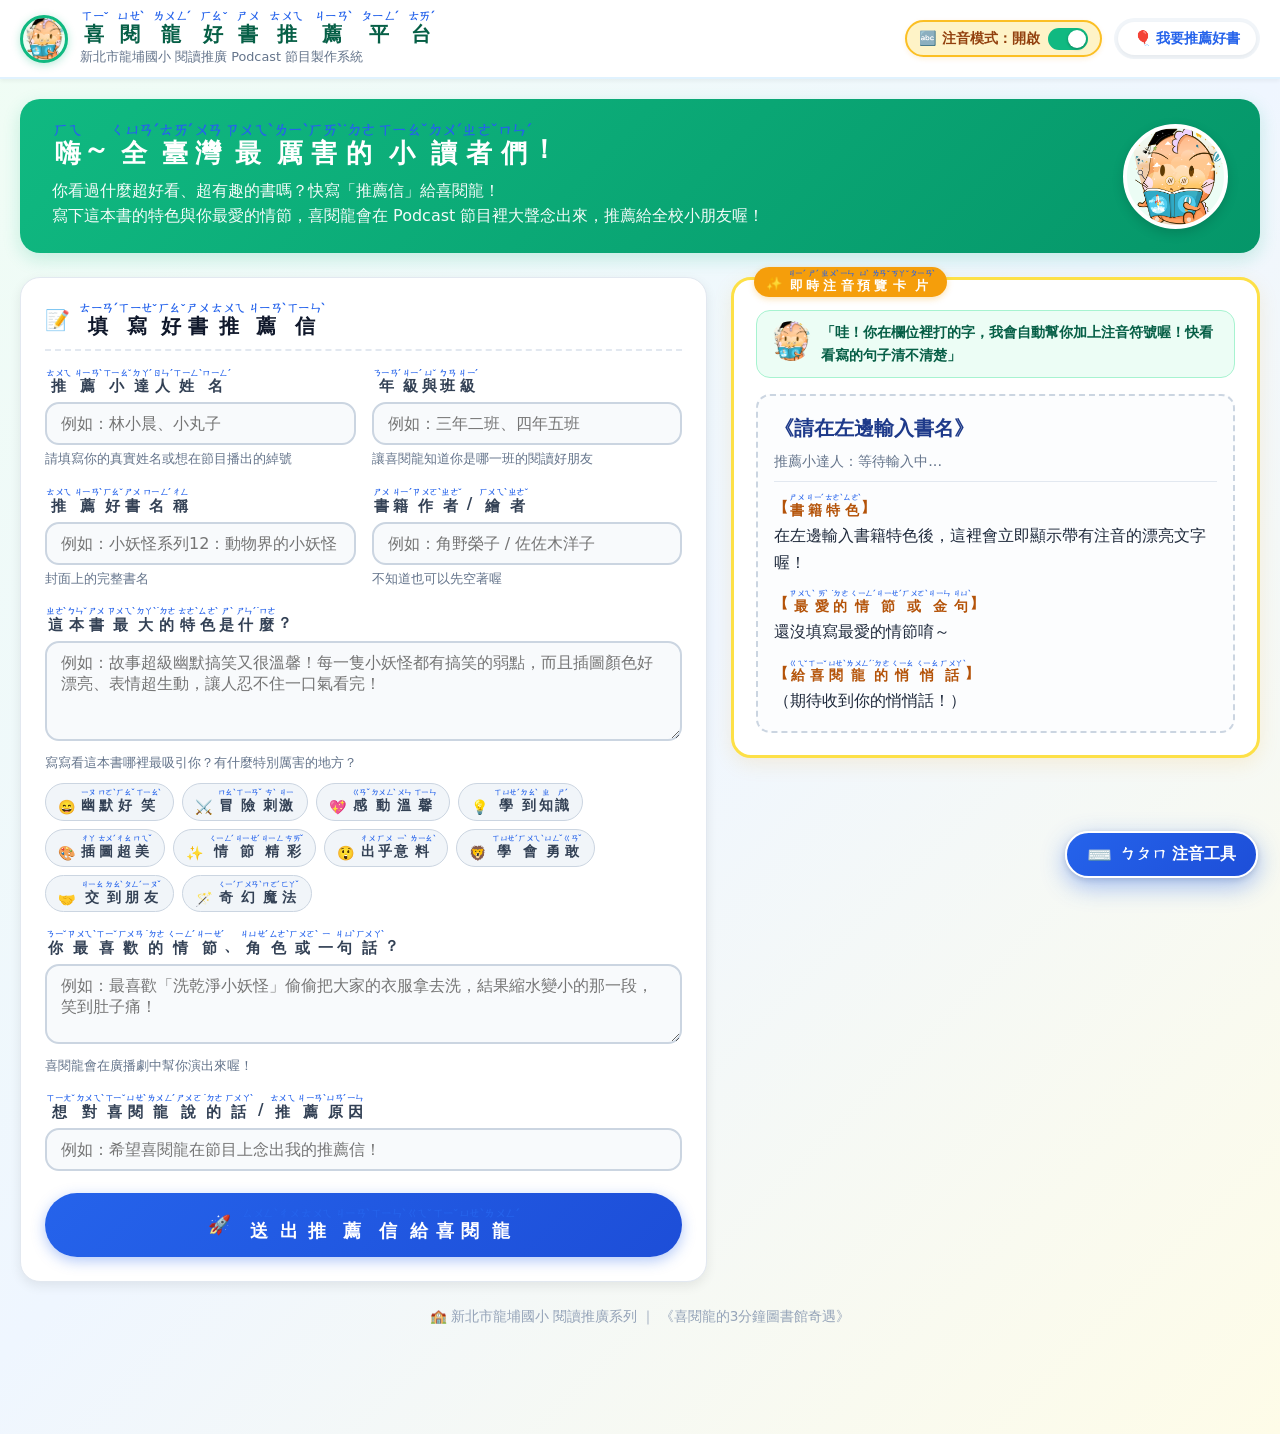
<file: index.html>
<!DOCTYPE html>
<html lang="zh-TW">
<head>
  <meta charset="UTF-8">
  <meta name="viewport" content="width=device-width, initial-scale=1.0">
  <title>喜閱龍的圖書館奇遇 - 國小好書推薦與 Podcast 講稿平台 (GitHub Pages 版)</title>
  <link rel="stylesheet" href="css/style.css?v=20261111c">
  <link rel="icon" href="images/reading-dragon.png" type="image/png">
</head>
<body>

  <!-- ==========================================
       頂部導覽列
       ========================================== -->
  <header class="site-header">
    <div class="header-container">
      <a href="#" class="header-brand" id="brandLink">
        <img src="images/reading-dragon.png" alt="喜閱龍吉祥物" class="brand-mascot">
        <div class="brand-title-box">
          <h1 id="siteTitle">喜閱龍好書推薦平台</h1>
          <p id="siteSubtitle">新北市龍埔國小 閱讀推廣 Podcast 節目製作系統</p>
        </div>
      </a>

      <div class="header-actions">
        <!-- 注音開關切換器 -->
        <div class="zhuyin-switch-container" id="zhuyinToggleBtn" title="點擊切換注音模式">
          <span class="zhuyin-switch-label" id="zhuyinSwitchText">
            🔤 注音模式：開啟
          </span>
          <div class="switch-pill"></div>
        </div>

        <!-- 平台模式分頁 (學生推薦專用) -->
        <nav class="tab-nav">
          <button class="tab-btn active" data-tab="recommendTab" id="tabBtnRecommend" style="cursor: default;">
            🎈 我要推薦好書
          </button>
        </nav>
      </div>
    </div>
  </header>

  <!-- ==========================================
       主內容容器
       ========================================== -->
  <main class="main-content">

    <!-- ──────────────────────────────────────────
         分頁一：學童推薦好書專區 (Student Tab)
         ────────────────────────────────────────── -->
    <section class="tab-view active" id="recommendTab">
      
      <!-- 英雄橫幅 (Hero Banner) -->
      <div class="hero-banner">
        <div class="hero-text">
          <h2 id="bannerHeading">嗨～全臺灣最厲害的小讀者們！</h2>
          <p id="bannerDesc">
            你看過什麼超好看、超有趣的書嗎？快寫「推薦信」給喜閱龍！<br>
            寫下這本書的特色與你最愛的情節，喜閱龍會在 Podcast 節目裡大聲念出來，推薦給全校小朋友喔！
          </p>
        </div>
        <img src="images/reading-dragon.png" alt="喜閱龍閱讀中" class="hero-dragon-img">
      </div>

      <!-- 雙欄佈局：左表單、右即時注音預覽 -->
      <div class="recommend-layout">
        
        <!-- 左側：直接輸入推薦表單 -->
        <div class="card form-card">
          <h3 class="card-title">
            <span>📝</span>
            <span id="formTitle">填寫好書推薦信</span>
          </h3>

          <form id="recommendForm">
            <!-- 推薦人姓名與班級 -->
            <div class="form-row">
              <div class="form-group">
                <label class="form-label" for="studentName" id="lblStudentName">
                  推薦小達人姓名 <span class="label-required">*</span>
                </label>
                <input type="text" id="studentName" class="input-field" placeholder="例如：林小晨、小丸子" required>
                <div class="form-hint" id="hintStudentName">請填寫你的真實姓名或想在節目播出的綽號</div>
              </div>

              <div class="form-group">
                <label class="form-label" for="gradeClass" id="lblGradeClass">
                  年級與班級 <span class="label-required">*</span>
                </label>
                <input type="text" id="gradeClass" class="input-field" placeholder="例如：三年二班、四年五班" required>
                <div class="form-hint" id="hintGradeClass">讓喜閱龍知道你是哪一班的閱讀好朋友</div>
              </div>
            </div>

            <!-- 書名與作者 -->
            <div class="form-row">
              <div class="form-group">
                <label class="form-label" for="bookTitle" id="lblBookTitle">
                  推薦好書名稱 <span class="label-required">*</span>
                </label>
                <input type="text" id="bookTitle" class="input-field" placeholder="例如：小妖怪系列12：動物界的小妖怪" required>
                <div class="form-hint" id="hintBookTitle">封面上的完整書名</div>
              </div>

              <div class="form-group">
                <label class="form-label" for="author" id="lblAuthor">
                  書籍作者 / 繪者
                </label>
                <input type="text" id="author" class="input-field" placeholder="例如：角野榮子 / 佐佐木洋子">
                <div class="form-hint" id="hintAuthor">不知道也可以先空著喔</div>
              </div>
            </div>

            <!-- 書籍特色 (核心欄位) -->
            <div class="form-group">
              <label class="form-label" for="bookFeatures" id="lblBookFeatures">
                這本書最大的特色是什麼？ <span class="label-required">*</span>
              </label>
              <textarea id="bookFeatures" class="textarea-field" placeholder="例如：故事超級幽默搞笑又很溫馨！每一隻小妖怪都有搞笑的弱點，而且插圖顏色好漂亮、表情超生動，讓人忍不住一口氣看完！" required></textarea>
              <div class="form-hint" id="hintBookFeatures">寫寫看這本書哪裡最吸引你？有什麼特別厲害的地方？</div>

              <!-- 快捷靈感標籤 (點擊可直接加到特色) -->
              <div class="tag-container" id="featureTagList">
                <!-- 由 JavaScript 自動產生 -->
              </div>
            </div>

            <!-- 最喜歡的情節或金句 -->
            <div class="form-group">
              <label class="form-label" for="favoriteQuote" id="lblFavoriteQuote">
                你最喜歡的情節、角色或一句話？
              </label>
              <textarea id="favoriteQuote" class="textarea-field" style="min-height: 80px;" placeholder="例如：最喜歡「洗乾淨小妖怪」偷偷把大家的衣服拿去洗，結果縮水變小的那一段，笑到肚子痛！"></textarea>
              <div class="form-hint" id="hintFavoriteQuote">喜閱龍會在廣播劇中幫你演出來喔！</div>
            </div>

            <!-- 想對喜閱龍說的話 -->
            <div class="form-group">
              <label class="form-label" for="studentMessage" id="lblStudentMessage">
                想對喜閱龍說的話 / 推薦原因
              </label>
              <input type="text" id="studentMessage" class="input-field" placeholder="例如：希望喜閱龍在節目上念出我的推薦信！">
            </div>

            <!-- 送出按鈕 -->
            <div class="submit-btn-box">
              <button type="submit" class="btn-primary" id="btnSubmitRecommendation">
                <span>🚀</span> <span id="btnSubmitText">送出推薦信給喜閱龍</span>
              </button>
            </div>
          </form>
        </div>

        <!-- 右側：即時注音推薦卡片 (Live Ruby Preview Card) -->
        <div class="preview-column">
          <div class="preview-sticky">
            <div class="preview-card">
              <div class="preview-badge" id="previewBadgeText">✨ 即時注音預覽卡片</div>
              
              <!-- 喜閱龍對話氣泡 -->
              <div class="preview-dragon-dialog">
                <img src="images/reading-dragon.png" alt="喜閱龍" class="dialog-avatar">
                <div class="dialog-bubble" id="dragonEncourageBubble">
                  「哇！你在欄位裡打的字，我會自動幫你加上注音符號喔！快看看寫的句子清不清楚」
                </div>
              </div>

              <!-- 成果卡片內容區 -->
              <div class="preview-content-box" id="previewContentBox">
                <div class="preview-book-title" id="previewBookTitle">
                  《請在左邊輸入書名》
                </div>
                <div class="preview-meta" id="previewMeta">
                  推薦小達人：等待輸入中...
                </div>

                <div class="preview-section-title" id="lblPreviewFeatures">【書籍特色】</div>
                <div class="preview-section-body" id="previewFeatures">
                  在左邊輸入書籍特色後，這裡會立即顯示帶有注音的漂亮文字喔！
                </div>

                <div class="preview-section-title" id="lblPreviewQuote" style="margin-top: 14px;">【最愛的情節或金句】</div>
                <div class="preview-section-body" id="previewQuote">
                  還沒填寫最愛的情節唷～
                </div>

                <div class="preview-section-title" id="lblPreviewMessage" style="margin-top: 14px;">【給喜閱龍的悄悄話】</div>
                <div class="preview-section-body" id="previewMessage">
                  （期待收到你的悄悄話！）
                </div>
              </div>
            </div>
          </div>
        </div>

      </div>
    </section>

    <!-- 頁尾宣告 -->
    <footer style="text-align: center; padding: 24px 10px 40px; color: #94a3b8; font-size: 0.85rem;">
      <p style="margin-bottom: 6px;">🏫 新北市龍埔國小 閱讀推廣系列 ｜ 《喜閱龍的3分鐘圖書館奇遇》</p>
    </footer>
  </main>

  <!-- 教師工作台權限驗證彈窗 (避免學童誤入) -->
  <!-- ========================================== -->
  <!-- 浮動注音符號小工具 (隨螢幕移動，手機/平板免上下滑動) -->
  <!-- ========================================== -->
  <div id="floatingZhuyinContainer" class="floating-zhuyin-container" style="display: none;">
    <!-- 頂部列：切換目標欄位 + 倒退/空格/收合按鈕 -->
    <div class="fzhuyin-header">
      <div class="fzhuyin-target-wrap">
        <span class="fzhuyin-target-tag">📍 輸入目標</span>
        <div class="fzhuyin-field-pills" id="fzhuyinFieldPills">
          <button type="button" class="fzhuyin-pill active" data-field="bookFeatures">🌟 特色</button>
          <button type="button" class="fzhuyin-pill" data-field="bookTitle">📖 書名</button>
          <button type="button" class="fzhuyin-pill" data-field="author">✍️ 作者</button>
          <button type="button" class="fzhuyin-pill" data-field="favoriteQuote">💬 名句</button>
          <button type="button" class="fzhuyin-pill" data-field="studentMessage">💌 留言</button>
          <button type="button" class="fzhuyin-pill" data-field="studentName">👤 姓名</button>
        </div>
      </div>
      <div class="fzhuyin-actions">
        <button type="button" class="fzhuyin-action-btn" id="fzhuyinBackspaceBtn" title="倒退刪除一個字或符號">⌫ 倒退</button>
        <button type="button" class="fzhuyin-action-btn" id="fzhuyinSpaceBtn" title="插入空格">␣ 空格</button>
        <button type="button" class="fzhuyin-action-btn fzhuyin-close-btn" id="fzhuyinCloseBtn" title="收合注音工具">✕ 收合</button>
      </div>
    </div>

    <!-- 即時鏡射文字列：解決孩子上下滑動痛點，邊打邊看 -->
    <div class="fzhuyin-mirror-box">
      <div class="fzhuyin-mirror-header">
        <span class="mirror-field-name" id="fzhuyinCurrentFieldName">【這本書最有特色或吸引人的地方】</span>
        <span class="mirror-hint">即時輸入預覽（免滑動）：</span>
      </div>
      <div class="fzhuyin-mirror-content" id="fzhuyinMirrorContent">
        <span class="fzhuyin-placeholder">（點選下方注音符號即可直接輸入）</span>
      </div>
    </div>

    <!-- 注音鍵盤區 (聲母、介音與韻母、聲調、常用標點) -->
    <div class="fzhuyin-body">
      <div class="fzhuyin-keypad" id="fzhuyinKeypad">
        <!-- 由 JavaScript 動態生成按鍵 -->
      </div>
    </div>
  </div>

  <!-- 懸浮快捷按鈕 (FAB)：常駐畫面右下角，隨點隨開 -->
  <button type="button" id="floatingZhuyinFab" class="floating-zhuyin-fab" title="點擊開啟/收合 ㄅㄆㄇ浮動注音鍵盤">
    <span class="fab-icon">⌨️</span>
    <span class="fab-text">ㄅㄆㄇ 注音工具</span>
  </button>

  <!-- 浮動提示元件 (Toast) -->
  <div class="toast" id="toastBox">
    <span id="toastIcon">✨</span>
    <span id="toastMessage">操作成功</span>
  </div>

  <!-- 引用外部函式庫 (均包含於本專案中，支援純前端與離線運作) -->
  <script src="lib/pinyin-pro.js"></script>
  <script src="lib/zhuyin-engine.js"></script>
  <script src="lib/docx.umd.js"></script>
  <script src="lib/FileSaver.min.js"></script>
  <script src="js/app.js?v=20261119c"></script>
</body>
</html>
</file>
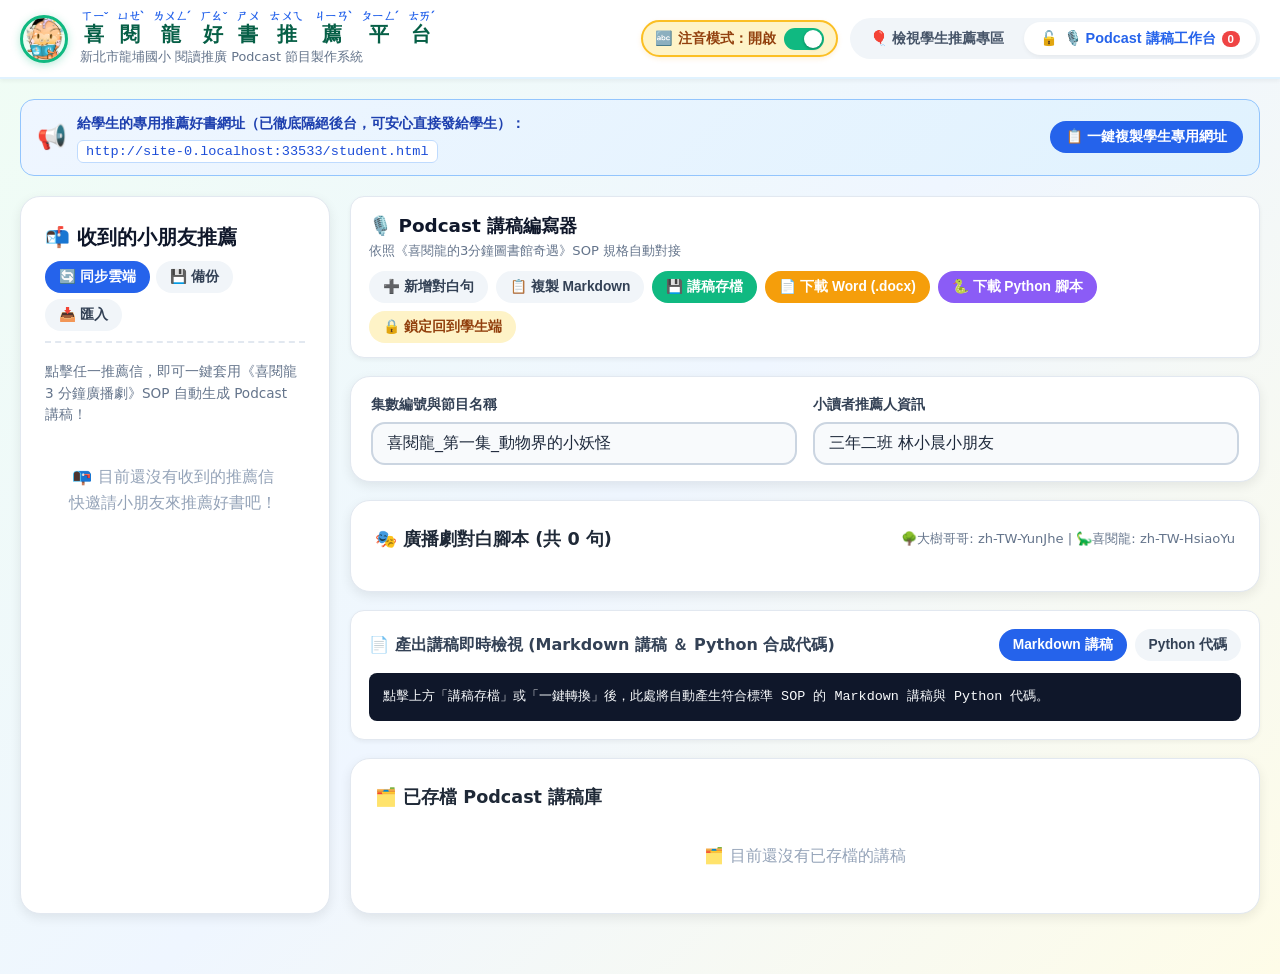
<file: teacher.html>
<!DOCTYPE html>
<html lang="zh-TW">
<head>
  <meta charset="UTF-8">
  <meta name="viewport" content="width=device-width, initial-scale=1.0">
  <title>喜閱龍的圖書館奇遇 - 國小好書推薦與 Podcast 講稿平台 (GitHub Pages 版)</title>
  <link rel="stylesheet" href="css/style.css?v=20261111c">
  <link rel="icon" href="images/reading-dragon.png" type="image/png">
</head>
<body>

  <!-- ==========================================
       頂部導覽列
       ========================================== -->
  <header class="site-header">
    <div class="header-container">
      <a href="#" class="header-brand" id="brandLink">
        <img src="images/reading-dragon.png" alt="喜閱龍吉祥物" class="brand-mascot">
        <div class="brand-title-box">
          <h1 id="siteTitle">喜閱龍好書推薦平台</h1>
          <p id="siteSubtitle">新北市龍埔國小 閱讀推廣 Podcast 節目製作系統</p>
        </div>
      </a>

      <div class="header-actions">
        <!-- 注音開關切換器 -->
        <div class="zhuyin-switch-container" id="zhuyinToggleBtn" title="點擊切換注音模式">
          <span class="zhuyin-switch-label" id="zhuyinSwitchText">
            🔤 注音模式：開啟
          </span>
          <div class="switch-pill"></div>
        </div>

        <!-- 平台模式分頁 (教師工作台預設進入) -->
        <nav class="tab-nav">
          <button class="tab-btn" data-tab="recommendTab" id="tabBtnRecommend">
            🎈 檢視學生推薦專區
          </button>
          <button class="tab-btn active" data-tab="studioTab" id="tabBtnStudio">
            <span id="studioLockIcon">🔓</span> 🎙️ Podcast 講稿工作台 <span class="badge" id="inboxCountBadge">0</span>
          </button>
        </nav>
      </div>
    </div>
  </header>

  <!-- ==========================================
       主內容容器
       ========================================== -->
  <main class="main-content">

    <!-- ──────────────────────────────────────────
         分頁一：學童推薦好書專區 (Student Tab)
         ────────────────────────────────────────── -->
    <section class="tab-view" id="recommendTab">
      
      <!-- 英雄橫幅 (Hero Banner) -->
      <div class="hero-banner">
        <div class="hero-text">
          <h2 id="bannerHeading">嗨～全臺灣最厲害的小讀者們！</h2>
          <p id="bannerDesc">
            你看過什麼超好看、超有趣的書嗎？快寫「推薦信」給喜閱龍！<br>
            寫下這本書的特色與你最愛的情節，喜閱龍會在 Podcast 節目裡大聲念出來，推薦給全校小朋友喔！
          </p>
        </div>
        <img src="images/reading-dragon.png" alt="喜閱龍閱讀中" class="hero-dragon-img">
      </div>

      <!-- 雙欄佈局：左表單、右即時注音預覽 -->
      <div class="recommend-layout">
        
        <!-- 左側：直接輸入推薦表單 -->
        <div class="card form-card">
          <h3 class="card-title">
            <span>📝</span>
            <span id="formTitle">填寫好書推薦信</span>
          </h3>

          <form id="recommendForm">
            <!-- 推薦人姓名與班級 -->
            <div class="form-row">
              <div class="form-group">
                <label class="form-label" for="studentName" id="lblStudentName">
                  推薦小達人姓名 <span class="label-required">*</span>
                </label>
                <input type="text" id="studentName" class="input-field" placeholder="例如：林小晨、小丸子" required>
                <div class="form-hint" id="hintStudentName">請填寫你的真實姓名或想在節目播出的綽號</div>
              </div>

              <div class="form-group">
                <label class="form-label" for="gradeClass" id="lblGradeClass">
                  年級與班級 <span class="label-required">*</span>
                </label>
                <input type="text" id="gradeClass" class="input-field" placeholder="例如：三年二班、四年五班" required>
                <div class="form-hint" id="hintGradeClass">讓喜閱龍知道你是哪一班的閱讀好朋友</div>
              </div>
            </div>

            <!-- 書名與作者 -->
            <div class="form-row">
              <div class="form-group">
                <label class="form-label" for="bookTitle" id="lblBookTitle">
                  推薦好書名稱 <span class="label-required">*</span>
                </label>
                <input type="text" id="bookTitle" class="input-field" placeholder="例如：小妖怪系列12：動物界的小妖怪" required>
                <div class="form-hint" id="hintBookTitle">封面上的完整書名</div>
              </div>

              <div class="form-group">
                <label class="form-label" for="author" id="lblAuthor">
                  書籍作者 / 繪者
                </label>
                <input type="text" id="author" class="input-field" placeholder="例如：角野榮子 / 佐佐木洋子">
                <div class="form-hint" id="hintAuthor">不知道也可以先空著喔</div>
              </div>
            </div>

            <!-- 書籍特色 (核心欄位) -->
            <div class="form-group">
              <label class="form-label" for="bookFeatures" id="lblBookFeatures">
                這本書最大的特色是什麼？ <span class="label-required">*</span>
              </label>
              <textarea id="bookFeatures" class="textarea-field" placeholder="例如：故事超級幽默搞笑又很溫馨！每一隻小妖怪都有搞笑的弱點，而且插圖顏色好漂亮、表情超生動，讓人忍不住一口氣看完！" required></textarea>
              <div class="form-hint" id="hintBookFeatures">寫寫看這本書哪裡最吸引你？有什麼特別厲害的地方？</div>

              <!-- 快捷靈感標籤 (點擊可直接加到特色) -->
              <div class="tag-container" id="featureTagList">
                <!-- 由 JavaScript 自動產生 -->
              </div>
            </div>

            <!-- 最喜歡的情節或金句 -->
            <div class="form-group">
              <label class="form-label" for="favoriteQuote" id="lblFavoriteQuote">
                你最喜歡的情節、角色或一句話？
              </label>
              <textarea id="favoriteQuote" class="textarea-field" style="min-height: 80px;" placeholder="例如：最喜歡「洗乾淨小妖怪」偷偷把大家的衣服拿去洗，結果縮水變小的那一段，笑到肚子痛！"></textarea>
              <div class="form-hint" id="hintFavoriteQuote">喜閱龍會在廣播劇中幫你演出來喔！</div>
            </div>

            <!-- 想對喜閱龍說的話 -->
            <div class="form-group">
              <label class="form-label" for="studentMessage" id="lblStudentMessage">
                想對喜閱龍說的話 / 推薦原因
              </label>
              <input type="text" id="studentMessage" class="input-field" placeholder="例如：希望喜閱龍在節目上念出我的推薦信！">
            </div>

            <!-- 送出按鈕 -->
            <div class="submit-btn-box">
              <button type="submit" class="btn-primary" id="btnSubmitRecommendation">
                <span>🚀</span> <span id="btnSubmitText">送出推薦信給喜閱龍</span>
              </button>
            </div>
          </form>
        </div>

        <!-- 右側：即時注音推薦卡片 (Live Ruby Preview Card) -->
        <div class="preview-column">
          <div class="preview-sticky">
            <div class="preview-card">
              <div class="preview-badge" id="previewBadgeText">✨ 即時注音預覽卡片</div>
              
              <!-- 喜閱龍對話氣泡 -->
              <div class="preview-dragon-dialog">
                <img src="images/reading-dragon.png" alt="喜閱龍" class="dialog-avatar">
                <div class="dialog-bubble" id="dragonEncourageBubble">
                  「哇！你在欄位裡打的字，我會自動幫你加上注音符號喔！快看看寫的句子清不清楚」
                </div>
              </div>

              <!-- 成果卡片內容區 -->
              <div class="preview-content-box" id="previewContentBox">
                <div class="preview-book-title" id="previewBookTitle">
                  《請在左邊輸入書名》
                </div>
                <div class="preview-meta" id="previewMeta">
                  推薦小達人：等待輸入中...
                </div>

                <div class="preview-section-title" id="lblPreviewFeatures">【書籍特色】</div>
                <div class="preview-section-body" id="previewFeatures">
                  在左邊輸入書籍特色後，這裡會立即顯示帶有注音的漂亮文字喔！
                </div>

                <div class="preview-section-title" id="lblPreviewQuote" style="margin-top: 14px;">【最愛的情節或金句】</div>
                <div class="preview-section-body" id="previewQuote">
                  還沒填寫最愛的情節唷～
                </div>

                <div class="preview-section-title" id="lblPreviewMessage" style="margin-top: 14px;">【給喜閱龍的悄悄話】</div>
                <div class="preview-section-body" id="previewMessage">
                  （期待收到你的悄悄話！）
                </div>
              </div>
            </div>
          </div>
        </div>

      </div>
    </section>

    <!-- ──────────────────────────────────────────
         分頁二：PODCAST 講稿工作台 (Studio Tab)
         ────────────────────────────────────────── -->
    <section class="tab-view active" id="studioTab">
      <!-- 專屬網址區隔與快速分享條 -->
      <div class="url-share-banner">
        <div class="url-share-info">
          <span class="url-share-icon">📢</span>
          <div>
            <div class="url-share-title"><strong>給學生的專用推薦好書網址（已徹底隔絕後台，可安心直接發給學生）：</strong></div>
            <code id="studentUrlText" class="url-share-code">載入中...</code>
          </div>
        </div>
        <div style="display: flex; gap: 8px;">
          <button type="button" class="btn-copy-url" id="btnCopyStudentUrl">
            📋 一鍵複製學生專用網址
          </button>
        </div>
      </div>

      <div class="studio-grid">
        
        <!-- 左側：推薦信收件匣 (Inbox) -->
        <div class="card inbox-card-panel">
          <div class="card-title" style="justify-content: space-between; flex-wrap: wrap;">
            <span>📬 收到的小朋友推薦</span>
            <div style="display: flex; gap: 6px; flex-wrap: wrap;">
              <button class="btn-action primary" id="btnRefreshCloud" title="立即從 Google 試算表同步最新收到的推薦信">🔄 同步雲端</button>
              <button class="btn-action" id="btnExportData" title="匯出所有推薦信資料備份">💾 備份</button>
              <button class="btn-action" id="btnImportData" title="匯入推薦信備份檔">📥 匯入</button>
            </div>
          </div>
          <p style="font-size: 0.85rem; color: #64748b; margin-bottom: 14px;">
            點擊任一推薦信，即可一鍵套用《喜閱龍 3 分鐘廣播劇》SOP 自動生成 Podcast 講稿！
          </p>

          <input type="file" id="importFileInput" accept=".json" style="display: none;">
          <div class="inbox-list" id="inboxList">
            <!-- 由 JavaScript 動態渲染 -->
          </div>
        </div>

        <!-- 右側：講稿編輯與存檔工作區 (Editor & Archive) -->
        <div class="script-editor-container">
          
          <!-- 頂部工具列 -->
          <div class="editor-toolbar">
            <div class="toolbar-title-box">
              <h3 id="currentEditorTitle">🎙️ Podcast 講稿編寫器</h3>
              <p style="font-size: 0.82rem; color: #64748b;" id="currentEditorMeta">
                依照《喜閱龍的3分鐘圖書館奇遇》SOP 規格自動對接
              </p>
            </div>

            <div class="toolbar-actions">
              <button class="btn-action" id="btnAddScriptLine">➕ 新增對白句</button>
              <button class="btn-action" id="btnCopyMarkdown">📋 複製 Markdown</button>
              <button class="btn-action success" id="btnSaveScript">💾 講稿存檔</button>
              <button class="btn-action warm" id="btnDownloadDocx" title="直接在瀏覽器生成並下載適合錄音者閱讀的 Word 格式講稿">
                📄 下載 Word (.docx)
              </button>
              <button class="btn-action purple" id="btnDownloadPython" title="下載可直接用微軟 Edge-TTS 語音合成的 Python 程式碼">
                🐍 下載 Python 腳本
              </button>
              <button class="btn-action" id="btnLockStudio" title="鎖定工作台並回到學生推薦模式" style="color: #92400e; background: #fef3c7;">
                🔒 鎖定回到學生端
              </button>
            </div>
          </div>

          <!-- 集數與中繼資訊列 -->
          <div class="card" style="padding: 16px 20px;">
            <div class="form-row">
              <div class="form-group" style="margin-bottom: 0;">
                <label class="form-label" style="font-size: 0.88rem;">集數編號與節目名稱</label>
                <input type="text" id="scriptEpisodeName" class="input-field" value="喜閱龍_第一集_動物界的小妖怪">
              </div>
              <div class="form-group" style="margin-bottom: 0;">
                <label class="form-label" style="font-size: 0.88rem;">小讀者推薦人資訊</label>
                <input type="text" id="scriptRecommenderInfo" class="input-field" value="三年二班 林小晨小朋友">
              </div>
            </div>
          </div>

          <!-- 對白清單工作區 -->
          <div class="card">
            <div style="font-size: 1.1rem; font-weight: 800; margin-bottom: 14px; display: flex; justify-content: space-between; align-items: center; flex-wrap: wrap; gap: 8px;">
              <span>🎭 廣播劇對白腳本 (共 <span id="scriptLineCount">0</span> 句)</span>
              <span style="font-size: 0.82rem; color: #64748b; font-weight: normal;">
                🌳大樹哥哥: zh-TW-YunJhe | 🦕喜閱龍: zh-TW-HsiaoYu
              </span>
            </div>

            <div class="script-lines-list" id="scriptLinesContainer">
              <!-- 由 JavaScript 動態生成對白行卡片 -->
            </div>
          </div>

          <!-- 產出代碼檢視區 (自動折行，無左右拉條) -->
          <div class="output-tab-container">
            <div style="display: flex; justify-content: space-between; align-items: center; margin-bottom: 12px; flex-wrap: wrap; gap: 8px;">
              <h4 style="font-size: 1rem; color: #334155;">📄 產出講稿即時檢視 (Markdown 講稿 ＆ Python 合成代碼)</h4>
              <div style="display: flex; gap: 8px;">
                <button class="btn-action primary" id="btnToggleMdPreview">Markdown 講稿</button>
                <button class="btn-action" id="btnTogglePyPreview">Python 代碼</button>
              </div>
            </div>
            <pre class="code-preview-block" id="codePreviewBlock">點擊上方「講稿存檔」或「一鍵轉換」後，此處將自動產生符合標準 SOP 的 Markdown 講稿與 Python 代碼。</pre>
          </div>

          <!-- 已存檔講稿清單 (Saved Archive) -->
          <div class="card">
            <div style="font-size: 1.1rem; font-weight: 800; margin-bottom: 12px; display: flex; justify-content: space-between; align-items: center; flex-wrap: wrap; gap: 8px;">
              <span>🗂️ 已存檔 Podcast 講稿庫</span>
            </div>
            <div id="savedScriptsList" style="display: flex; flex-direction: column; gap: 10px;">
              <!-- 由 JavaScript 渲染 -->
            </div>
          </div>

        </div>

      </div>
    </section>

  </main>

  <!-- 教師工作台權限驗證彈窗 (避免學童誤入) -->
  <div class="modal-overlay" id="teacherAuthModal" style="display: none;">
    <div class="modal-card">
      <div class="modal-header">
        <div class="modal-title">
          <span>🔐</span> 教師專用工作台權限驗證
        </div>
        <button type="button" class="modal-close-btn" id="btnCancelAuth">✕</button>
      </div>
      <div class="modal-body">
        <p style="font-size: 0.95rem; color: #475569; margin-bottom: 12px; line-height: 1.6;">
          此工作台為<b>課研組教師與錄音製作團隊專用</b>。<br>
          為避免學童在推薦好書時誤入或變更廣播劇講稿，請輸入教師通行密碼：
        </p>
        <div class="form-group" style="margin-bottom: 6px;">
          <input type="password" id="teacherPasscodeInput" class="input-field" placeholder="請輸入通行密碼 (預設：115)" autofocus>
          <div class="form-hint" style="color: #64748b; margin-top: 6px;">
            💡 系統預設通行碼為 <b>115</b> (代表 115 課研組)
          </div>
        </div>
        <div id="authErrorMsg" style="color: #ef4444; font-size: 0.88rem; font-weight: 700; display: none; margin-top: 8px;">
          ⚠️ 密碼錯誤，請重新輸入！如需協助請洽課研組。
        </div>
      </div>
      <div class="modal-footer">
        <button type="button" class="btn-action" id="btnCancelAuth2">取消回到推薦專區</button>
        <button type="button" class="btn-action primary" id="btnConfirmAuth">🔓 解鎖進入工作台</button>
      </div>
    </div>
  </div>

  <!-- ========================================== -->
  <!-- 浮動注音符號小工具 (隨螢幕移動，手機/平板免上下滑動) -->
  <!-- ========================================== -->
  
  <!-- 浮動提示元件 (Toast) -->
  <div class="toast" id="toastBox">
    <span id="toastIcon">✨</span>
    <span id="toastMessage">操作成功</span>
  </div>

  <!-- 引用外部函式庫 (均包含於本專案中，支援純前端與離線運作) -->
  <script src="lib/pinyin-pro.js"></script>
  <script src="lib/zhuyin-engine.js"></script>
  <script src="lib/docx.umd.js"></script>
  <script src="lib/FileSaver.min.js"></script>
  <script src="js/app.js?v=20261119c"></script>
</body>
</html>
</file>
<file: css/style.css>
/* ==========================================================================
   國小學童閱讀推薦平台 & 喜閱龍 PODCAST 講稿編寫系統
   設計風格：童趣活潑、溫暖親切、大字體、注音友善、現代專業
   版面調整：完全無左右拉條 (No Horizontal Scrollbars)、流暢響應式寬度
   ========================================================================== */

:root {
  --primary-color: #2563eb;
  --primary-hover: #1d4ed8;
  --primary-light: #eff6ff;
  --dragon-green: #10b981;
  --dragon-dark: #047857;
  --dragon-light: #ecfdf5;
  --warm-yellow: #f59e0b;
  --soft-yellow: #fef3c7;
  --coral-red: #ef4444;
  --soft-pink: #fdf2f8;
  --tree-brown: #8b5cf6;
  --bg-gradient: linear-gradient(135deg, #f0fdf4 0%, #eff6ff 50%, #fefce8 100%);
  --card-bg: #ffffff;
  --text-main: #1f2937;
  --text-muted: #4b5563;
  --border-color: #e2e8f0;
  --radius-sm: 8px;
  --radius-md: 14px;
  --radius-lg: 20px;
  --radius-pill: 9999px;
  --shadow-sm: 0 2px 4px rgba(0, 0, 0, 0.05);
  --shadow-md: 0 4px 12px rgba(0, 0, 0, 0.08);
  --shadow-lg: 0 8px 24px rgba(0, 0, 0, 0.12);
  --font-family: system-ui, -apple-system, "Segoe UI", Roboto, "Helvetica Neue", "Microsoft JhengHei", "微軟正黑體", sans-serif;
  --font-zhuyin: "BiauKai", "DFKai-SB", "標楷體", "Microsoft JhengHei", sans-serif;
}

/* 全域重設與防止左右拉條 */
*, *::before, *::after {
  box-sizing: border-box;
  margin: 0;
  padding: 0;
}

html, body {
  width: 100%;
  max-width: 100vw;
  overflow-x: hidden; /* 徹底杜絕左右捲軸拉條 */
}

body {
  font-family: var(--font-family);
  background: var(--bg-gradient);
  color: var(--text-main);
  min-height: 100vh;
  line-height: 1.6;
  padding-bottom: 60px;
}

/* ==========================================================================
   注音模式 (Ruby & Bopomofo)
   ========================================================================== */
ruby.zhuyin-char {
  display: inline-flex;
  flex-direction: column-reverse;
  align-items: center;
  justify-content: center;
  vertical-align: bottom;
  margin: 0 1px;
  line-height: 1.25;
}

rt.zhuyin-rt {
  font-family: var(--font-zhuyin);
  font-size: 0.58em;
  font-weight: 600;
  color: #2563eb;
  line-height: 1;
  text-align: center;
  user-select: none;
  letter-spacing: -0.5px;
  display: block;
}

/* 關閉注音模式時 */
body.zhuyin-off rt.zhuyin-rt {
  display: none !important;
}

body.zhuyin-off ruby.zhuyin-char {
  display: inline;
  margin: 0;
}

/* ==========================================================================
   頂部導覽列 (Header)
   ========================================================================== */
.site-header {
  background: rgba(255, 255, 255, 0.95);
  backdrop-filter: blur(10px);
  border-bottom: 2px solid #e0f2fe;
  position: sticky;
  top: 0;
  z-index: 100;
  box-shadow: var(--shadow-sm);
  width: 100%;
}

.header-container {
  max-width: 1400px;
  width: 100%;
  margin: 0 auto;
  padding: 10px 20px;
  display: flex;
  align-items: center;
  justify-content: space-between;
  flex-wrap: wrap;
  gap: 12px;
}

.header-brand {
  display: flex;
  align-items: center;
  gap: 12px;
  text-decoration: none;
  color: inherit;
}

.brand-mascot {
  width: 48px;
  height: 48px;
  border-radius: 50%;
  object-fit: cover;
  border: 3px solid #10b981;
  background: #ecfdf5;
  box-shadow: 0 2px 8px rgba(16, 185, 129, 0.3);
  transition: transform 0.3s ease;
  flex-shrink: 0;
}

.brand-mascot:hover {
  transform: rotate(8deg) scale(1.08);
}

.brand-title-box h1 {
  font-size: 1.25rem;
  font-weight: 800;
  color: #065f46;
  display: flex;
  align-items: center;
  gap: 8px;
}

.brand-title-box p {
  font-size: 0.8rem;
  color: #64748b;
  font-weight: 500;
}

.header-actions {
  display: flex;
  align-items: center;
  flex-wrap: wrap;
  gap: 12px;
}

/* 注音開關切換器 */
.zhuyin-switch-container {
  display: flex;
  align-items: center;
  gap: 8px;
  background: var(--soft-yellow);
  padding: 5px 12px;
  border-radius: var(--radius-pill);
  border: 2px solid #fbbf24;
  cursor: pointer;
  user-select: none;
  box-shadow: 0 2px 5px rgba(245, 158, 11, 0.15);
  transition: all 0.2s ease;
}

.zhuyin-switch-container:hover {
  background: #fde68a;
  transform: translateY(-1px);
}

.zhuyin-switch-label {
  font-weight: 700;
  color: #92400e;
  font-size: 0.88rem;
  display: flex;
  align-items: center;
  gap: 4px;
}

.switch-pill {
  width: 40px;
  height: 22px;
  background: #d1d5db;
  border-radius: 11px;
  position: relative;
  transition: background 0.3s;
}

.switch-pill::after {
  content: '';
  position: absolute;
  top: 2px;
  left: 2px;
  width: 18px;
  height: 18px;
  background: white;
  border-radius: 50%;
  transition: transform 0.3s cubic-bezier(0.4, 0, 0.2, 1);
  box-shadow: 0 1px 3px rgba(0, 0, 0, 0.3);
}

body:not(.zhuyin-off) .switch-pill {
  background: #10b981;
}

body:not(.zhuyin-off) .switch-pill::after {
  transform: translateX(18px);
}

/* 平台模式分頁按鈕 */
.tab-nav {
  display: flex;
  background: #f1f5f9;
  padding: 4px;
  border-radius: var(--radius-pill);
  gap: 4px;
}

.tab-btn {
  border: none;
  background: transparent;
  padding: 7px 16px;
  border-radius: var(--radius-pill);
  font-size: 0.9rem;
  font-weight: 700;
  cursor: pointer;
  color: #475569;
  display: flex;
  align-items: center;
  gap: 6px;
  transition: all 0.2s ease;
  white-space: nowrap;
}

.tab-btn:hover {
  color: #1e293b;
}

.tab-btn.active {
  background: white;
  color: var(--primary-color);
  box-shadow: var(--shadow-sm);
}

.badge {
  background: #ef4444;
  color: white;
  font-size: 0.72rem;
  padding: 2px 6px;
  border-radius: 10px;
  font-weight: 800;
}

/* 教師專用鎖定模式標記 */
.teacher-mode-pill {
  display: inline-flex;
  align-items: center;
  gap: 6px;
  background: #fef3c7;
  color: #92400e;
  border: 1px solid #f59e0b;
  padding: 4px 10px;
  border-radius: var(--radius-pill);
  font-size: 0.8rem;
  font-weight: 700;
}

/* ==========================================================================
   主內容區 (Main Container) - 流暢寬度無左右拉條
   ========================================================================== */
.main-content {
  max-width: 1400px;
  width: 100%;
  margin: 20px auto 0;
  padding: 0 20px;
  box-sizing: border-box;
}

.tab-view {
  display: none;
  width: 100%;
  max-width: 100%;
  animation: fadeIn 0.3s ease;
}

.tab-view.active {
  display: block;
}

@keyframes fadeIn {
  from { opacity: 0; transform: translateY(6px); }
  to { opacity: 1; transform: translateY(0); }
}

/* ==========================================================================
   學童推薦專區 (Student Tab)
   ========================================================================== */
.hero-banner {
  background: linear-gradient(135deg, #10b981 0%, #059669 100%);
  color: white;
  border-radius: var(--radius-lg);
  padding: 24px 32px;
  display: flex;
  align-items: center;
  justify-content: space-between;
  gap: 20px;
  margin-bottom: 24px;
  box-shadow: 0 6px 18px rgba(16, 185, 129, 0.2);
  position: relative;
  overflow: hidden;
  width: 100%;
}

.hero-text h2 {
  font-size: 1.6rem;
  font-weight: 800;
  margin-bottom: 8px;
}

.hero-text p {
  font-size: 1rem;
  opacity: 0.95;
  line-height: 1.6;
}

.hero-dragon-img {
  width: 105px;
  height: 105px;
  object-fit: cover;
  border-radius: 50%;
  border: 4px solid white;
  box-shadow: 0 4px 12px rgba(0, 0, 0, 0.15);
  background: #ecfdf5;
  flex-shrink: 0;
}

/* 推薦專區佈局 */
.recommend-layout {
  display: grid;
  grid-template-columns: 1.3fr minmax(320px, 1fr);
  gap: 24px;
  width: 100%;
}

@media (max-width: 950px) {
  .recommend-layout {
    grid-template-columns: 1fr;
  }
}

.card {
  background: var(--card-bg);
  border-radius: var(--radius-lg);
  padding: 24px;
  box-shadow: var(--shadow-md);
  border: 1px solid var(--border-color);
  width: 100%;
  box-sizing: border-box;
}

.card-title {
  font-size: 1.25rem;
  font-weight: 800;
  color: #0f172a;
  display: flex;
  align-items: center;
  gap: 8px;
  margin-bottom: 18px;
  padding-bottom: 10px;
  border-bottom: 2px dashed #e2e8f0;
}

/* 表單元件 */
.form-group {
  margin-bottom: 18px;
  width: 100%;
}

.form-row {
  display: grid;
  grid-template-columns: 1fr 1fr;
  gap: 16px;
  width: 100%;
}

@media (max-width: 640px) {
  .form-row {
    grid-template-columns: 1fr;
  }
}

.form-label {
  display: block;
  font-size: 0.95rem;
  font-weight: 700;
  color: #334155;
  margin-bottom: 6px;
}

.label-required {
  color: #ef4444;
  margin-left: 4px;
}

.form-hint {
  font-size: 0.8rem;
  color: #64748b;
  margin-top: 4px;
}

.input-field, .select-field, .textarea-field {
  width: 100%;
  padding: 10px 14px;
  font-size: 1rem;
  font-family: inherit;
  border: 2px solid #cbd5e1;
  border-radius: var(--radius-md);
  background: #f8fafc;
  color: #1e293b;
  transition: all 0.2s ease;
  outline: none;
  box-sizing: border-box;
}

.input-field:focus, .select-field:focus, .textarea-field:focus {
  border-color: #3b82f6;
  background: #ffffff;
  box-shadow: 0 0 0 3px rgba(59, 130, 246, 0.15);
}

.textarea-field {
  resize: vertical;
  min-height: 100px;
}

/* 快捷靈感標籤 */
.tag-container {
  display: flex;
  flex-wrap: wrap;
  gap: 8px;
  margin-top: 10px;
}

.tag-btn {
  background: #f1f5f9;
  border: 1px solid #cbd5e1;
  border-radius: var(--radius-pill);
  padding: 5px 12px;
  font-size: 0.88rem;
  font-weight: 600;
  color: #334155;
  cursor: pointer;
  transition: all 0.2s ease;
  user-select: none;
}

.tag-btn:hover {
  background: #e0f2fe;
  border-color: #38bdf8;
  color: #0369a1;
  transform: translateY(-1px);
}

/* ==========================================
   浮動注音符號小工具 (Floating Zhuyin Dock & FAB)
   ========================================== */

/* 表單內的引導卡片 */
.zhuyin-assistant-launcher {
  background: linear-gradient(135deg, #eff6ff 0%, #f0fdf4 100%);
  border: 2px dashed #3b82f6;
  border-radius: var(--radius-md);
  padding: 14px 16px;
  margin-top: 16px;
  cursor: pointer;
  display: flex;
  align-items: center;
  justify-content: space-between;
  gap: 12px;
  transition: all 0.2s ease;
}

.zhuyin-assistant-launcher:hover {
  background: #dbeafe;
  border-color: #2563eb;
  transform: translateY(-2px);
  box-shadow: 0 6px 16px rgba(37, 99, 235, 0.15);
}

.launcher-header {
  display: flex;
  align-items: center;
  gap: 12px;
}

.launcher-icon {
  font-size: 1.8rem;
  line-height: 1;
}

.launcher-title {
  display: flex;
  align-items: center;
  gap: 8px;
  font-size: 0.98rem;
  font-weight: 700;
  color: #1e3a8a;
}

.launcher-badge {
  background: #2563eb;
  color: #ffffff;
  font-size: 0.75rem;
  padding: 2px 8px;
  border-radius: 12px;
  font-weight: 600;
}

.launcher-desc {
  font-size: 0.82rem;
  color: #475569;
  margin-top: 2px;
}

.btn-open-floating-zhuyin {
  background: #2563eb;
  color: white;
  border: none;
  border-radius: 20px;
  padding: 6px 14px;
  font-size: 0.85rem;
  font-weight: 700;
  cursor: pointer;
  white-space: nowrap;
  display: flex;
  align-items: center;
  gap: 4px;
  transition: background 0.15s;
}

.btn-open-floating-zhuyin:hover {
  background: #1d4ed8;
}

/* 常駐懸浮快捷按鈕 (FAB) */
.floating-zhuyin-fab {
  position: fixed;
  bottom: max(22px, env(safe-area-inset-bottom, 22px));
  right: 22px;
  z-index: 9999;
  background: linear-gradient(135deg, #2563eb 0%, #1d4ed8 100%);
  color: #ffffff;
  border: 2px solid #ffffff;
  border-radius: 30px;
  padding: 11px 20px;
  display: flex;
  align-items: center;
  gap: 8px;
  font-size: 0.98rem;
  font-weight: 700;
  cursor: pointer;
  box-shadow: 0 8px 24px rgba(37, 99, 235, 0.42), 0 2px 6px rgba(0, 0, 0, 0.15);
  transition: all 0.25s cubic-bezier(0.16, 1, 0.3, 1);
  user-select: none;
  touch-action: manipulation;
  animation: fabFloatPulse 3s infinite ease-in-out;
}

@keyframes fabFloatPulse {
  0%, 100% {
    box-shadow: 0 8px 24px rgba(37, 99, 235, 0.42);
    transform: translateY(0);
  }
  50% {
    box-shadow: 0 12px 28px rgba(37, 99, 235, 0.65), 0 0 12px rgba(96, 165, 250, 0.6);
    transform: translateY(-2px);
  }
}

.floating-zhuyin-fab:hover {
  transform: translateY(-4px) scale(1.04);
  box-shadow: 0 14px 30px rgba(37, 99, 235, 0.55);
  background: linear-gradient(135deg, #1d4ed8 0%, #1e40af 100%);
}

.floating-zhuyin-fab.active {
  background: linear-gradient(135deg, #0f172a 0%, #334155 100%);
  box-shadow: 0 8px 20px rgba(15, 23, 42, 0.35);
  animation: none;
}

/* 行動裝置展開注音面板時，懸浮按鈕自動隱藏避免遮擋 */
@media (max-width: 640px) {
  body.zhuyin-dock-open .floating-zhuyin-fab {
    display: none !important;
  }
}

/* 專屬網址分流與複製條 */
.url-share-banner {
  background: linear-gradient(135deg, #eff6ff 0%, #e0f2fe 100%);
  border: 1.5px solid #93c5fd;
  border-radius: var(--radius-md);
  padding: 12px 16px;
  margin-bottom: 20px;
  display: flex;
  align-items: center;
  justify-content: space-between;
  gap: 12px;
  flex-wrap: wrap;
}

.url-share-info {
  display: flex;
  align-items: center;
  gap: 10px;
  flex: 1;
  min-width: 260px;
}

.url-share-icon {
  font-size: 1.5rem;
}

.url-share-title {
  font-size: 0.9rem;
  color: #1e40af;
  margin-bottom: 2px;
}

.url-share-code {
  background: #ffffff;
  border: 1px solid #bfdbfe;
  padding: 3px 8px;
  border-radius: 6px;
  font-size: 0.85rem;
  color: #1d4ed8;
  word-break: break-all;
  user-select: all;
  font-family: monospace;
}

.btn-copy-url {
  background: #2563eb;
  color: #ffffff;
  border: none;
  border-radius: 20px;
  padding: 7px 16px;
  font-size: 0.85rem;
  font-weight: 700;
  cursor: pointer;
  display: flex;
  align-items: center;
  gap: 6px;
  white-space: nowrap;
  transition: all 0.15s ease;
}

.btn-copy-url:hover {
  background: #1d4ed8;
  transform: translateY(-1px);
}

.btn-copy-url:active {
  transform: scale(0.97);
}

.fab-icon {
  font-size: 1.25rem;
  line-height: 1;
}

/* 浮動底欄面板 (Floating Dock Container) */
.floating-zhuyin-container {
  position: fixed;
  bottom: 0;
  left: 0;
  right: 0;
  z-index: 10000;
  background: rgba(255, 255, 255, 0.98);
  backdrop-filter: blur(16px);
  -webkit-backdrop-filter: blur(16px);
  border-top: 2px solid #93c5fd;
  border-radius: 20px 20px 0 0;
  box-shadow: 0 -10px 35px rgba(15, 23, 42, 0.22);
  padding: 10px 16px;
  padding-bottom: max(14px, env(safe-area-inset-bottom, 14px));
  max-width: 820px;
  margin: 0 auto;
  box-sizing: border-box;
  animation: slideUpFade 0.22s cubic-bezier(0.16, 1, 0.3, 1);
}

@keyframes slideUpFade {
  from {
    transform: translateY(100%);
    opacity: 0;
  }
  to {
    transform: translateY(0);
    opacity: 1;
  }
}

/* 浮動面板頂部功能列 */
.fzhuyin-header {
  display: flex;
  align-items: center;
  justify-content: space-between;
  gap: 10px;
  margin-bottom: 8px;
  flex-wrap: wrap;
}

.fzhuyin-target-wrap {
  display: flex;
  align-items: center;
  gap: 8px;
  flex: 1;
  min-width: 260px;
  overflow-x: auto;
  padding-bottom: 2px;
}

.fzhuyin-target-tag {
  font-size: 0.78rem;
  font-weight: 700;
  color: #1e40af;
  background: #dbeafe;
  padding: 3px 8px;
  border-radius: 10px;
  white-space: nowrap;
}

.fzhuyin-field-pills {
  display: flex;
  align-items: center;
  gap: 5px;
  overflow-x: auto;
  scrollbar-width: none;
}

.fzhuyin-field-pills::-webkit-scrollbar {
  display: none;
}

.fzhuyin-pill {
  background: #f1f5f9;
  border: 1px solid #cbd5e1;
  border-radius: 14px;
  padding: 3px 10px;
  font-size: 0.8rem;
  font-weight: 700;
  color: #475569;
  cursor: pointer;
  white-space: nowrap;
  transition: all 0.15s ease;
}

.fzhuyin-pill:hover {
  background: #e2e8f0;
  color: #0f172a;
}

.fzhuyin-pill.active {
  background: #2563eb;
  border-color: #1d4ed8;
  color: #ffffff;
  box-shadow: 0 2px 6px rgba(37, 99, 235, 0.3);
}

.fzhuyin-actions {
  display: flex;
  align-items: center;
  gap: 6px;
}

.fzhuyin-action-btn {
  background: #ffffff;
  border: 1.5px solid #cbd5e1;
  border-radius: 8px;
  padding: 4px 10px;
  font-size: 0.82rem;
  font-weight: 700;
  color: #334155;
  cursor: pointer;
  transition: all 0.15s ease;
  user-select: none;
}

.fzhuyin-action-btn:hover {
  background: #f8fafc;
  border-color: #94a3b8;
  color: #0f172a;
}

.fzhuyin-action-btn:active {
  transform: scale(0.95);
}

.fzhuyin-action-btn#fzhuyinBackspaceBtn {
  background: #fef2f2;
  border-color: #fca5a5;
  color: #b91c1c;
}

.fzhuyin-action-btn#fzhuyinBackspaceBtn:hover {
  background: #fee2e2;
  color: #991b1b;
}

.fzhuyin-close-btn {
  background: #f1f5f9;
  color: #64748b;
}

.fzhuyin-close-btn:hover {
  background: #e2e8f0;
  color: #0f172a;
}

/* 即時鏡射文字預覽框 */
.fzhuyin-mirror-box {
  background: #f8fafc;
  border: 1.5px solid #bfdbfe;
  border-radius: 10px;
  padding: 6px 12px;
  margin-bottom: 8px;
}

.fzhuyin-mirror-header {
  display: flex;
  align-items: center;
  gap: 6px;
  font-size: 0.76rem;
  font-weight: 700;
  color: #3b82f6;
  margin-bottom: 3px;
}

.mirror-field-name {
  color: #1d4ed8;
  font-weight: 800;
}

.mirror-hint {
  color: #64748b;
}

.fzhuyin-mirror-content {
  font-size: 1.05rem;
  font-weight: 600;
  color: #0f172a;
  min-height: 28px;
  max-height: 56px;
  overflow-y: auto;
  overflow-x: auto;
  line-height: 1.5;
  word-break: break-all;
}

.fzhuyin-placeholder {
  color: #94a3b8;
  font-size: 0.88rem;
  font-style: italic;
  font-weight: 500;
}

/* 注音按鍵區 */
.fzhuyin-body {
  max-height: 180px;
  overflow-y: auto;
  padding: 2px 0;
}

.fzhuyin-keypad {
  display: grid;
  grid-template-columns: repeat(auto-fill, minmax(36px, 1fr));
  gap: 4px;
}

.fzhuyin-key {
  background: #ffffff;
  border: 1px solid #cbd5e1;
  border-radius: 7px;
  min-height: 38px;
  padding: 2px 0;
  font-size: 1.05rem;
  font-weight: 800;
  font-family: var(--font-zhuyin), -apple-system, sans-serif;
  color: #1e293b;
  cursor: pointer;
  text-align: center;
  box-shadow: 0 1px 3px rgba(0,0,0,0.06);
  transition: transform 0.1s, background-color 0.12s, border-color 0.12s;
  user-select: none;
  -webkit-tap-highlight-color: transparent;
  display: flex;
  align-items: center;
  justify-content: center;
}

.fzhuyin-key:hover {
  background: #eff6ff;
  border-color: #3b82f6;
  color: #1d4ed8;
  transform: translateY(-1px);
}

.fzhuyin-key:active {
  background: #bfdbfe;
  border-color: #2563eb;
  transform: scale(0.92);
}

/* 聲調按鍵高亮（二聲、三聲、四聲、輕聲） */
.fzhuyin-key.tone {
  background: #fffbeb;
  border-color: #f59e0b;
  color: #b45309;
  font-weight: 900;
}

.fzhuyin-key.tone:hover {
  background: #fef3c7;
  border-color: #d97706;
}

/* 常用標點按鍵 */
.fzhuyin-key.punct {
  background: #f0fdf4;
  border-color: #86efac;
  color: #166534;
}

.fzhuyin-key.punct:hover {
  background: #dcfce7;
  border-color: #22c55e;
}

/* 當浮動面板展開時，表單底部增加邊距，避免送出按鈕被遮擋 */
body.zhuyin-dock-open .recommend-layout {
  padding-bottom: 290px;
}

/* 手機與平板響應式調校 */
@media (max-width: 640px) {
  .floating-zhuyin-fab {
    bottom: 16px;
    right: 16px;
    padding: 8px 14px;
    font-size: 0.88rem;
  }
  .floating-zhuyin-container {
    padding: 8px 10px;
    border-radius: 16px 16px 0 0;
  }
  .fzhuyin-body {
    max-height: 160px;
  }
  .fzhuyin-keypad {
    grid-template-columns: repeat(auto-fill, minmax(32px, 1fr));
    gap: 3px;
  }
  .fzhuyin-key {
    min-height: 35px;
    font-size: 0.98rem;
  }
  .zhuyin-assistant-launcher {
    flex-direction: column;
    align-items: flex-start;
  }
  .btn-open-floating-zhuyin {
    width: 100%;
    justify-content: center;
  }
}

/* 送出按鈕 */
.submit-btn-box {
  margin-top: 22px;
}

.btn-primary {
  width: 100%;
  background: linear-gradient(135deg, #2563eb 0%, #1d4ed8 100%);
  color: white;
  border: none;
  border-radius: var(--radius-pill);
  padding: 15px 24px;
  font-size: 1.15rem;
  font-weight: 800;
  cursor: pointer;
  display: flex;
  align-items: center;
  justify-content: center;
  gap: 10px;
  box-shadow: 0 4px 14px rgba(37, 99, 235, 0.35);
  transition: all 0.2s ease;
}

.btn-primary:hover {
  background: linear-gradient(135deg, #1d4ed8 0%, #1e40af 100%);
  transform: translateY(-2px);
  box-shadow: 0 6px 20px rgba(37, 99, 235, 0.45);
}

/* 右側預覽卡片 */
.preview-sticky {
  position: sticky;
  top: 86px;
}

.preview-card {
  background: #ffffff;
  border-radius: var(--radius-lg);
  border: 3px solid #fde047;
  padding: 22px;
  box-shadow: 0 6px 20px rgba(245, 158, 11, 0.12);
  position: relative;
  width: 100%;
  box-sizing: border-box;
}

.preview-badge {
  position: absolute;
  top: -13px;
  left: 20px;
  background: #f59e0b;
  color: white;
  font-size: 0.82rem;
  font-weight: 800;
  padding: 3px 12px;
  border-radius: var(--radius-pill);
  box-shadow: 0 2px 6px rgba(245, 158, 11, 0.3);
}

.preview-dragon-dialog {
  display: flex;
  align-items: flex-start;
  gap: 10px;
  background: #ecfdf5;
  border-radius: var(--radius-md);
  padding: 10px 14px;
  margin-top: 8px;
  margin-bottom: 16px;
  border: 1px solid #a7f3d0;
}

.dialog-avatar {
  width: 40px;
  height: 40px;
  border-radius: 50%;
  object-fit: cover;
  flex-shrink: 0;
}

.dialog-bubble {
  font-size: 0.9rem;
  color: #065f46;
  font-weight: 600;
}

.preview-content-box {
  background: #fcfdfe;
  border: 2px dashed #cbd5e1;
  border-radius: var(--radius-md);
  padding: 16px;
  min-height: 220px;
  box-sizing: border-box;
  word-break: break-all;
}

.preview-book-title {
  font-size: 1.25rem;
  font-weight: 800;
  color: #1e3a8a;
  margin-bottom: 6px;
}

.preview-meta {
  font-size: 0.9rem;
  color: #64748b;
  margin-bottom: 12px;
  padding-bottom: 8px;
  border-bottom: 1px solid #e2e8f0;
}

.preview-section-title {
  font-size: 0.85rem;
  font-weight: 700;
  color: #b45309;
  margin-top: 10px;
  margin-bottom: 3px;
}

.preview-section-body {
  font-size: 1rem;
  line-height: 1.7;
  color: #1e293b;
}

/* ==========================================================================
   PODCAST 講稿工作台 (Studio Tab) - 徹底優化版面寬度，不使用左右拉條
   ========================================================================== */
.studio-grid {
  display: grid;
  grid-template-columns: 310px minmax(0, 1fr);
  gap: 20px;
  width: 100%;
  max-width: 100%;
  box-sizing: border-box;
}

@media (max-width: 1080px) {
  .studio-grid {
    grid-template-columns: minmax(0, 1fr);
  }
}

/* 推薦信收件匣 */
.inbox-card-panel {
  width: 100%;
  box-sizing: border-box;
}

.inbox-list {
  display: flex;
  flex-direction: column;
  gap: 10px;
  max-height: 700px;
  overflow-y: auto;
  overflow-x: hidden;
  padding-right: 4px;
  width: 100%;
  box-sizing: border-box;
}

.inbox-card {
  background: white;
  border: 2px solid #e2e8f0;
  border-radius: var(--radius-md);
  padding: 12px 14px;
  cursor: pointer;
  transition: all 0.2s ease;
  width: 100%;
  box-sizing: border-box;
}

.inbox-card:hover {
  border-color: #93c5fd;
  transform: translateY(-2px);
  box-shadow: var(--shadow-sm);
}

.inbox-card.active {
  border-color: #2563eb;
  background: #eff6ff;
  box-shadow: 0 4px 12px rgba(37, 99, 235, 0.12);
}

.inbox-card-header {
  display: flex;
  justify-content: space-between;
  align-items: center;
  margin-bottom: 4px;
}

.inbox-student {
  font-weight: 800;
  font-size: 0.9rem;
  color: #1e293b;
}

.inbox-time {
  font-size: 0.72rem;
  color: #94a3b8;
}

.inbox-time-badge {
  font-size: 0.74rem;
  color: #475569;
  background: #f1f5f9;
  padding: 2px 7px;
  border-radius: 6px;
  border: 1px solid #e2e8f0;
  display: inline-flex;
  align-items: center;
  gap: 3px;
  font-weight: 600;
  white-space: nowrap;
}

.inbox-card-actions {
  margin-top: 10px;
  padding-top: 8px;
  border-top: 1px dashed #e2e8f0;
  display: flex;
  justify-content: space-between;
  align-items: center;
  gap: 8px;
}

.inbox-book {
  font-weight: 700;
  font-size: 1rem;
  color: #1d4ed8;
  margin-bottom: 4px;
  word-break: break-all;
}

.inbox-features-snippet {
  font-size: 0.82rem;
  color: #64748b;
  display: -webkit-box;
  -webkit-line-clamp: 2;
  -webkit-box-orient: vertical;
  overflow: hidden;
}

/* 講稿編輯核心區 */
.script-editor-container {
  display: flex;
  flex-direction: column;
  gap: 18px;
  width: 100%;
  min-width: 0;
  box-sizing: border-box;
}

.editor-toolbar {
  display: flex;
  align-items: center;
  justify-content: space-between;
  flex-wrap: wrap;
  gap: 10px;
  background: white;
  padding: 14px 18px;
  border-radius: var(--radius-md);
  border: 1px solid var(--border-color);
  box-shadow: var(--shadow-sm);
  width: 100%;
  box-sizing: border-box;
}

.toolbar-title-box h3 {
  font-size: 1.15rem;
  color: #0f172a;
}

.toolbar-actions {
  display: flex;
  gap: 8px;
  flex-wrap: wrap;
  align-items: center;
}

.btn-action {
  border: none;
  background: #f1f5f9;
  color: #334155;
  font-weight: 700;
  font-size: 0.86rem;
  padding: 7px 14px;
  border-radius: var(--radius-pill);
  cursor: pointer;
  display: inline-flex;
  align-items: center;
  gap: 5px;
  transition: all 0.2s ease;
  white-space: nowrap;
}

.btn-action:hover {
  background: #e2e8f0;
  color: #0f172a;
}

.btn-action.success {
  background: #10b981;
  color: white;
}

.btn-action.success:hover {
  background: #059669;
}

.btn-action.primary {
  background: #2563eb;
  color: white;
}

.btn-action.primary:hover {
  background: #1d4ed8;
}

.btn-action.warm {
  background: #f59e0b;
  color: white;
}

.btn-action.warm:hover {
  background: #d97706;
}

.btn-action.purple {
  background: #8b5cf6;
  color: white;
}

.btn-action.purple:hover {
  background: #7c3aed;
}

.btn-action.danger {
  background: #fee2e2;
  color: #dc2626;
  border: 1px solid #fca5a5;
  padding: 4px 10px;
  font-size: 0.8rem;
}

.btn-action.danger:hover {
  background: #ef4444;
  color: white;
  border-color: #ef4444;
}

/* 對白行列表 */
.script-lines-list {
  display: flex;
  flex-direction: column;
  gap: 12px;
  width: 100%;
  box-sizing: border-box;
}

.script-line-card {
  background: white;
  border-radius: var(--radius-md);
  border: 1px solid #e2e8f0;
  padding: 14px 16px;
  box-shadow: var(--shadow-sm);
  transition: all 0.2s ease;
  width: 100%;
  box-sizing: border-box;
}

.script-line-card:hover {
  box-shadow: var(--shadow-md);
  border-color: #cbd5e1;
}

.script-line-card.role-dashu {
  border-left: 6px solid #8b5cf6;
}

.script-line-card.role-dragon {
  border-left: 6px solid #10b981;
}

.script-line-card.role-student {
  border-left: 6px solid #f59e0b;
}

.line-header {
  display: flex;
  align-items: center;
  justify-content: space-between;
  flex-wrap: wrap;
  gap: 10px;
  width: 100%;
  margin-bottom: 10px;
}

.line-header-left {
  display: flex;
  align-items: center;
  gap: 8px;
  flex-wrap: wrap;
}

.line-index-badge {
  background: #f1f5f9;
  color: #475569;
  font-weight: 800;
  font-size: 0.78rem;
  padding: 2px 7px;
  border-radius: 6px;
}

.role-select {
  padding: 4px 8px;
  font-size: 0.85rem;
  font-weight: 700;
  border-radius: 6px;
  border: 1px solid #cbd5e1;
  background: white;
  cursor: pointer;
  outline: none;
}

/* 聲學調校複合控制項 (下拉選單＋手動輸入支援) */
.line-controls {
  display: flex;
  align-items: center;
  flex-wrap: wrap;
  gap: 8px;
  max-width: 100%;
}

.param-combo {
  display: inline-flex;
  align-items: center;
  background: #f8fafc;
  border: 1px solid #cbd5e1;
  border-radius: 6px;
  padding: 2px 4px;
  gap: 3px;
  transition: all 0.2s;
}

.param-combo:focus-within {
  border-color: #3b82f6;
  background: #ffffff;
  box-shadow: 0 0 0 2px rgba(59, 130, 246, 0.15);
}

.param-combo-label {
  font-size: 0.75rem;
  font-weight: 700;
  color: #64748b;
  user-select: none;
}

.param-combo-input {
  width: 58px;
  border: none;
  background: transparent;
  font-size: 0.82rem;
  font-weight: 700;
  color: #1e293b;
  text-align: center;
  outline: none;
  padding: 2px 0;
}

.param-combo-select {
  border: none;
  background: #e2e8f0;
  color: #334155;
  font-size: 0.72rem;
  border-radius: 4px;
  padding: 2px 2px;
  cursor: pointer;
  outline: none;
}

.param-combo-select:hover {
  background: #cbd5e1;
}

.line-delete-btn {
  border: none;
  background: transparent;
  color: #94a3b8;
  cursor: pointer;
  font-size: 1.1rem;
  padding: 3px 6px;
  border-radius: 4px;
  transition: all 0.2s;
}

.line-delete-btn:hover {
  color: #ef4444;
  background: #fee2e2;
}

.line-content-input {
  width: 100%;
  padding: 8px 12px;
  font-size: 0.98rem;
  font-family: inherit;
  border: 1px solid #cbd5e1;
  border-radius: var(--radius-sm);
  background: #f8fafc;
  outline: none;
  transition: all 0.2s;
  min-height: 56px;
  box-sizing: border-box;
}

.line-content-input:focus {
  background: white;
  border-color: #3b82f6;
  box-shadow: 0 0 0 3px rgba(59, 130, 246, 0.15);
}

.line-note-input {
  width: 100%;
  margin-top: 6px;
  padding: 4px 10px;
  font-size: 0.8rem;
  color: #64748b;
  border: 1px dashed #cbd5e1;
  border-radius: 4px;
  background: #fafafa;
  box-sizing: border-box;
}

/* 產出代碼預覽區 - 自動換行無左右拉條 */
.output-tab-container {
  background: white;
  border-radius: var(--radius-md);
  padding: 18px;
  border: 1px solid var(--border-color);
  box-shadow: var(--shadow-sm);
  width: 100%;
  box-sizing: border-box;
}

.code-preview-block {
  background: #0f172a;
  color: #f8fafc;
  padding: 14px;
  border-radius: var(--radius-sm);
  font-family: Consolas, Monaco, "Courier New", monospace;
  font-size: 0.84rem;
  line-height: 1.5;
  white-space: pre-wrap; /* 自動換行，無左右捲軸 */
  word-break: break-all;
  overflow-wrap: break-word;
  max-height: 380px;
  overflow-y: auto;
  overflow-x: hidden;
  box-sizing: border-box;
}

/* ==========================================================================
   教師權限驗證彈窗 (Teacher Lock Modal)
   ========================================================================== */
.modal-overlay {
  position: fixed;
  top: 0;
  left: 0;
  right: 0;
  bottom: 0;
  background: rgba(15, 23, 42, 0.65);
  backdrop-filter: blur(4px);
  display: flex;
  align-items: center;
  justify-content: center;
  z-index: 1000;
  padding: 20px;
}

.modal-card {
  background: white;
  border-radius: var(--radius-lg);
  max-width: 460px;
  width: 100%;
  padding: 24px;
  box-shadow: var(--shadow-lg);
  border: 2px solid #e2e8f0;
  animation: modalPop 0.25s cubic-bezier(0.34, 1.56, 0.64, 1);
  box-sizing: border-box;
}

@keyframes modalPop {
  from { opacity: 0; transform: scale(0.92); }
  to { opacity: 1; transform: scale(1); }
}

.modal-header {
  display: flex;
  align-items: center;
  justify-content: space-between;
  margin-bottom: 14px;
  padding-bottom: 10px;
  border-bottom: 1px solid #e2e8f0;
}

.modal-title {
  font-size: 1.15rem;
  font-weight: 800;
  color: #0f172a;
  display: flex;
  align-items: center;
  gap: 8px;
}

.modal-close-btn {
  border: none;
  background: transparent;
  color: #94a3b8;
  font-size: 1.2rem;
  cursor: pointer;
  padding: 4px;
}

.modal-close-btn:hover {
  color: #1e293b;
}

.modal-footer {
  display: flex;
  justify-content: flex-end;
  gap: 10px;
  margin-top: 20px;
}

/* 浮動提示訊息 (Toast) */
.toast {
  position: fixed;
  bottom: 24px;
  right: 24px;
  background: #1e293b;
  color: white;
  padding: 12px 20px;
  border-radius: var(--radius-pill);
  font-weight: 700;
  font-size: 0.92rem;
  box-shadow: var(--shadow-lg);
  display: flex;
  align-items: center;
  gap: 8px;
  z-index: 1200;
  transform: translateY(100px);
  opacity: 0;
  transition: all 0.3s cubic-bezier(0.4, 0, 0.2, 1);
}

.toast.show {
  transform: translateY(0);
  opacity: 1;
}

.toast.success {
  background: #059669;
}

.toast.error {
  background: #dc2626;
}
</file>
